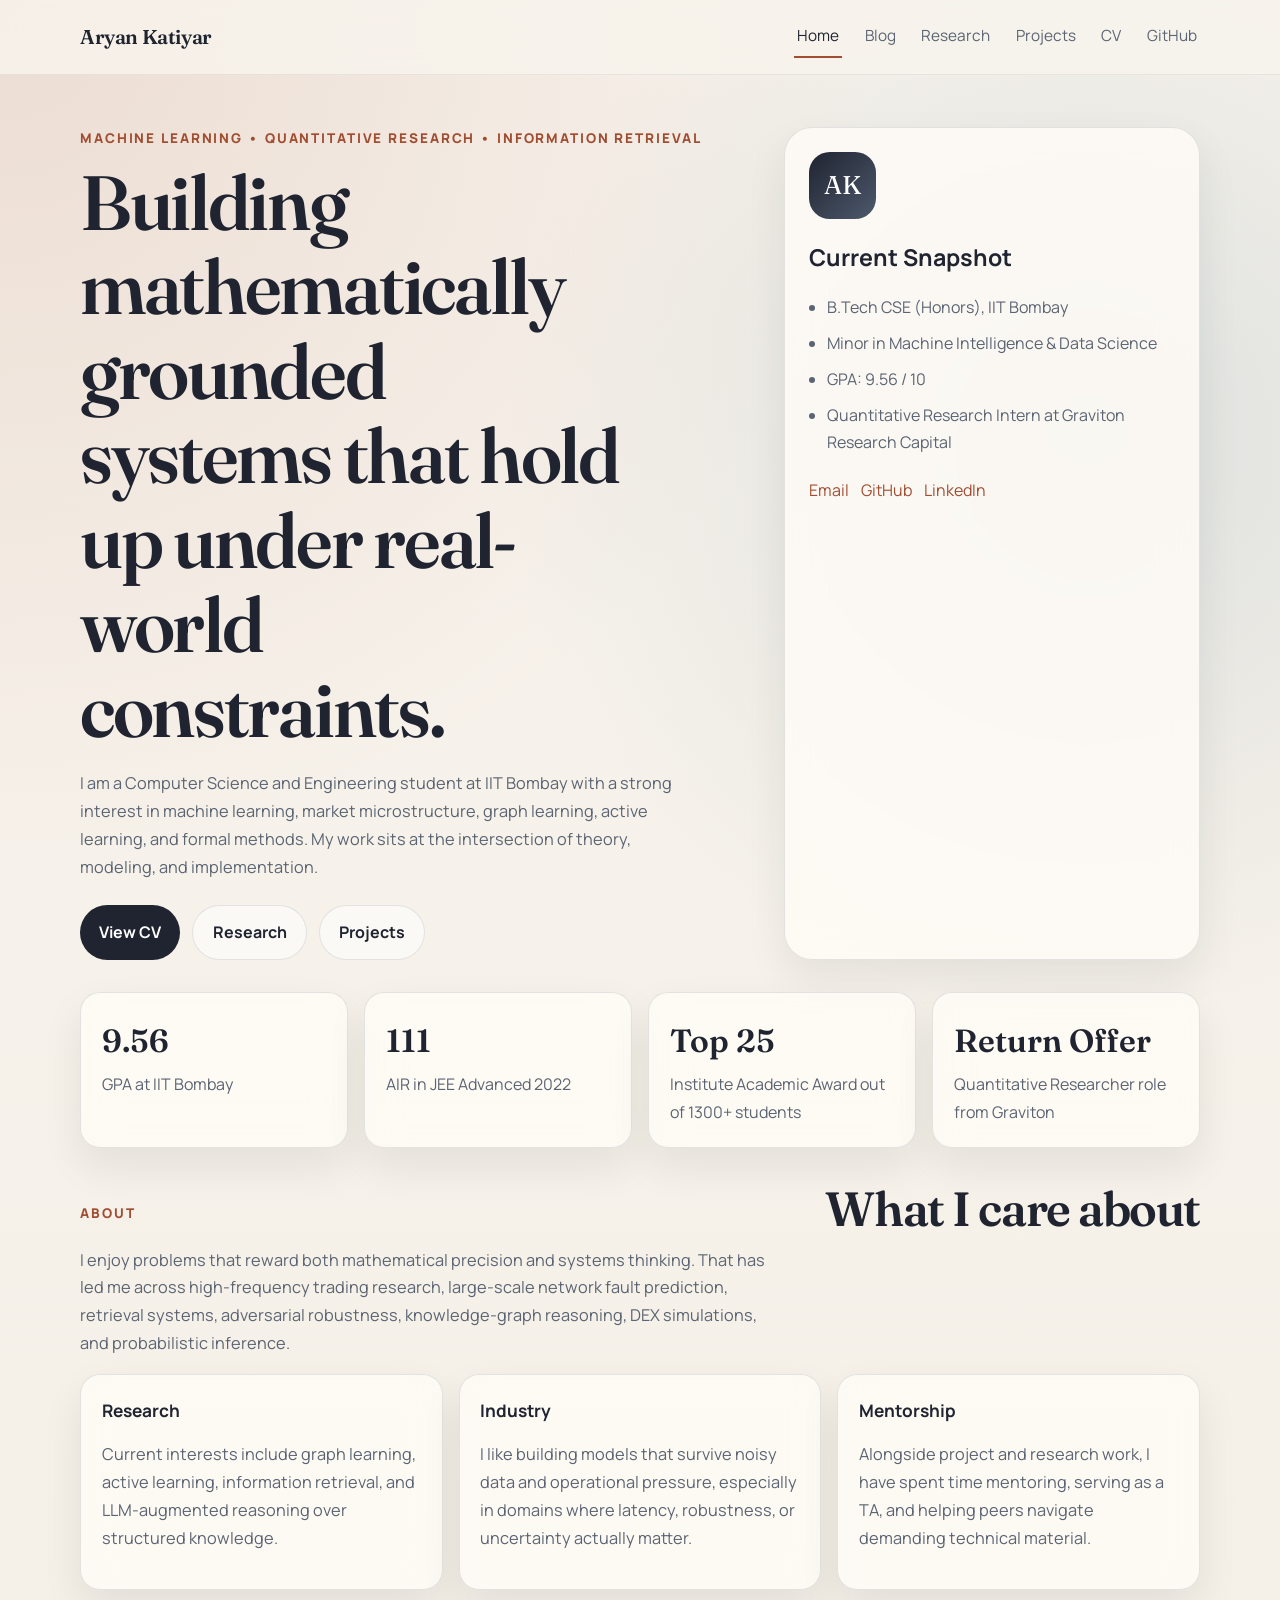
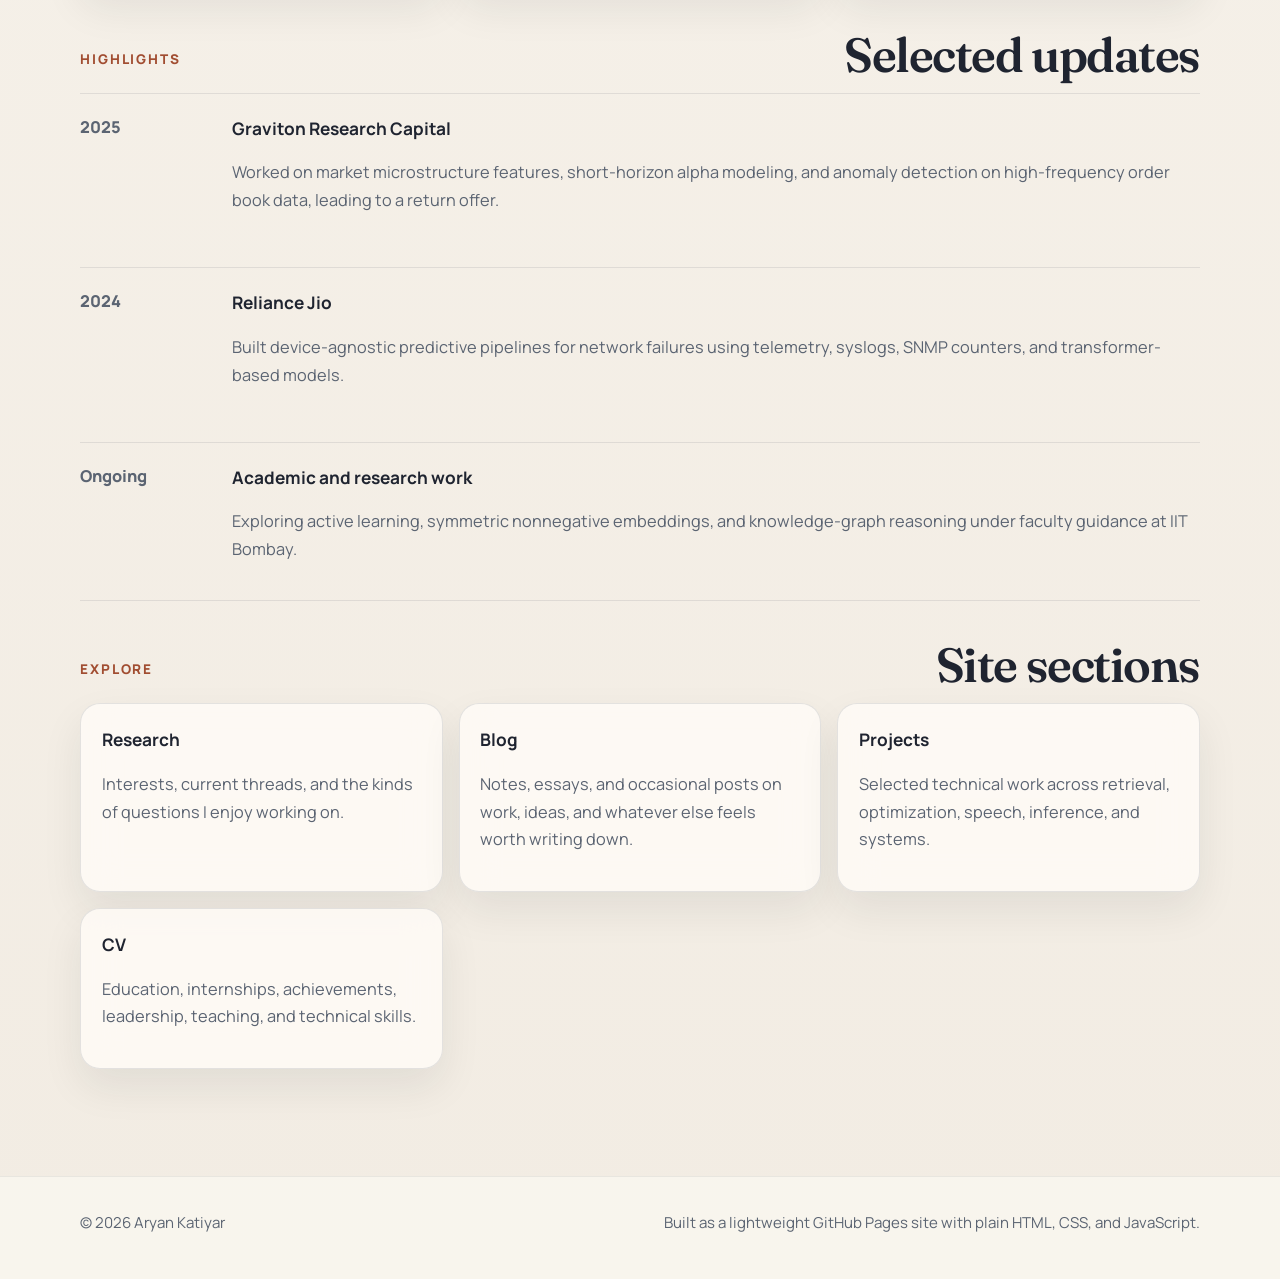
<file: index.html>
<!DOCTYPE html>
<html lang="en">
<head>
    <meta charset="UTF-8">
    <meta name="viewport" content="width=device-width, initial-scale=1.0">
    <meta name="description" content="Aryan Katiyar is a Computer Science student at IIT Bombay working across machine learning, quantitative research, information retrieval, and formal methods.">
    <title>Aryan Katiyar</title>
    <link rel="preconnect" href="https://fonts.googleapis.com">
    <link rel="preconnect" href="https://fonts.gstatic.com" crossorigin>
    <link href="https://fonts.googleapis.com/css2?family=Fraunces:opsz,wght@9..144,500;9..144,600;9..144,700&amp;family=Manrope:wght@400;500;600;700;800&amp;display=swap" rel="stylesheet">
    <link rel="stylesheet" href="styles.css">
</head>
<body>
    <header class="site-header">
        <div class="site-shell nav-inner">
            <a class="brand" href="index.html">Aryan Katiyar</a>
            <button class="nav-toggle" type="button" aria-expanded="false" aria-label="Toggle navigation">
                <span></span>
                <span></span>
            </button>
            <nav class="nav-links" aria-label="Primary">
                <a class="active" href="index.html">Home</a>
                <a href="blog.html">Blog</a>
                <a href="research.html">Research</a>
                <a href="projects.html">Projects</a>
                <a href="cv.html">CV</a>
                <a href="https://github.com/cesiumstaar">GitHub</a>
            </nav>
        </div>
    </header>

    <main class="page-main site-shell">
        <section class="hero" data-reveal>
            <div>
                <p class="eyebrow">Machine Learning • Quantitative Research • Information Retrieval</p>
                <h1 class="hero-title">Building mathematically grounded systems that hold up under real-world constraints.</h1>
                <p class="hero-copy">
                    I am a Computer Science and Engineering student at IIT Bombay with a strong interest in machine
                    learning, market microstructure, graph learning, active learning, and formal methods. My work sits
                    at the intersection of theory, modeling, and implementation.
                </p>
                <div class="hero-actions">
                    <a class="button" href="cv.html">View CV</a>
                    <a class="button secondary" href="research.html">Research</a>
                    <a class="button secondary" href="projects.html">Projects</a>
                </div>
            </div>

            <aside class="info-panel">
                <div class="monogram" aria-hidden="true">AK</div>
                <h2>Current Snapshot</h2>
                <ul class="detail-list">
                    <li>B.Tech CSE (Honors), IIT Bombay</li>
                    <li>Minor in Machine Intelligence &amp; Data Science</li>
                    <li>GPA: 9.56 / 10</li>
                    <li>Quantitative Research Intern at Graviton Research Capital</li>
                </ul>
                <div class="contact-cluster">
                    <a href="mailto:aryankatiyar.atwork@gmail.com">Email</a>
                    <a href="https://github.com/cesiumstaar">GitHub</a>
                    <a href="https://www.linkedin.com/in/katiyaryan">LinkedIn</a>
                </div>
            </aside>
        </section>

        <section class="stats-grid" data-reveal>
            <article class="stat-card">
                <p class="stat-value">9.56</p>
                <p class="stat-label">GPA at IIT Bombay</p>
            </article>
            <article class="stat-card">
                <p class="stat-value">111</p>
                <p class="stat-label">AIR in JEE Advanced 2022</p>
            </article>
            <article class="stat-card">
                <p class="stat-value">Top 25</p>
                <p class="stat-label">Institute Academic Award out of 1300+ students</p>
            </article>
            <article class="stat-card">
                <p class="stat-value">Return Offer</p>
                <p class="stat-label">Quantitative Researcher role from Graviton</p>
            </article>
        </section>

        <section class="section-block" data-reveal>
            <div class="section-heading">
                <p class="eyebrow">About</p>
                <h2>What I care about</h2>
            </div>
            <p class="section-copy">
                I enjoy problems that reward both mathematical precision and systems thinking. That has led me across
                high-frequency trading research, large-scale network fault prediction, retrieval systems, adversarial
                robustness, knowledge-graph reasoning, DEX simulations, and probabilistic inference.
            </p>
            <div class="feature-grid">
                <article class="spotlight-card">
                    <h3>Research</h3>
                    <p>
                        Current interests include graph learning, active learning, information retrieval, and
                        LLM-augmented reasoning over structured knowledge.
                    </p>
                </article>
                <article class="spotlight-card">
                    <h3>Industry</h3>
                    <p>
                        I like building models that survive noisy data and operational pressure, especially in domains
                        where latency, robustness, or uncertainty actually matter.
                    </p>
                </article>
                <article class="spotlight-card">
                    <h3>Mentorship</h3>
                    <p>
                        Alongside project and research work, I have spent time mentoring, serving as a TA, and helping
                        peers navigate demanding technical material.
                    </p>
                </article>
            </div>
        </section>

        <section class="section-block" data-reveal>
            <div class="section-heading">
                <p class="eyebrow">Highlights</p>
                <h2>Selected updates</h2>
            </div>
            <div class="timeline">
                <article class="timeline-item">
                    <p class="timeline-date">2025</p>
                    <div>
                        <h3>Graviton Research Capital</h3>
                        <p>
                            Worked on market microstructure features, short-horizon alpha modeling, and anomaly
                            detection on high-frequency order book data, leading to a return offer.
                        </p>
                    </div>
                </article>
                <article class="timeline-item">
                    <p class="timeline-date">2024</p>
                    <div>
                        <h3>Reliance Jio</h3>
                        <p>
                            Built device-agnostic predictive pipelines for network failures using telemetry, syslogs,
                            SNMP counters, and transformer-based models.
                        </p>
                    </div>
                </article>
                <article class="timeline-item">
                    <p class="timeline-date">Ongoing</p>
                    <div>
                        <h3>Academic and research work</h3>
                        <p>
                            Exploring active learning, symmetric nonnegative embeddings, and knowledge-graph reasoning
                            under faculty guidance at IIT Bombay.
                        </p>
                    </div>
                </article>
            </div>
        </section>

        <section class="section-block" data-reveal>
            <div class="section-heading">
                <p class="eyebrow">Explore</p>
                <h2>Site sections</h2>
            </div>
            <div class="feature-grid">
                <a class="spotlight-card link-card" href="research.html">
                    <h3>Research</h3>
                    <p>Interests, current threads, and the kinds of questions I enjoy working on.</p>
                </a>
                <a class="spotlight-card link-card" href="blog.html">
                    <h3>Blog</h3>
                    <p>Notes, essays, and occasional posts on work, ideas, and whatever else feels worth writing down.</p>
                </a>
                <a class="spotlight-card link-card" href="projects.html">
                    <h3>Projects</h3>
                    <p>Selected technical work across retrieval, optimization, speech, inference, and systems.</p>
                </a>
                <a class="spotlight-card link-card" href="cv.html">
                    <h3>CV</h3>
                    <p>Education, internships, achievements, leadership, teaching, and technical skills.</p>
                </a>
            </div>
        </section>
    </main>

    <footer class="site-footer">
        <div class="site-shell footer-inner">
            <p>© 2026 Aryan Katiyar</p>
            <p>Built as a lightweight GitHub Pages site with plain HTML, CSS, and JavaScript.</p>
        </div>
    </footer>

    <script src="script.js"></script>
</body>
</html>
</file>
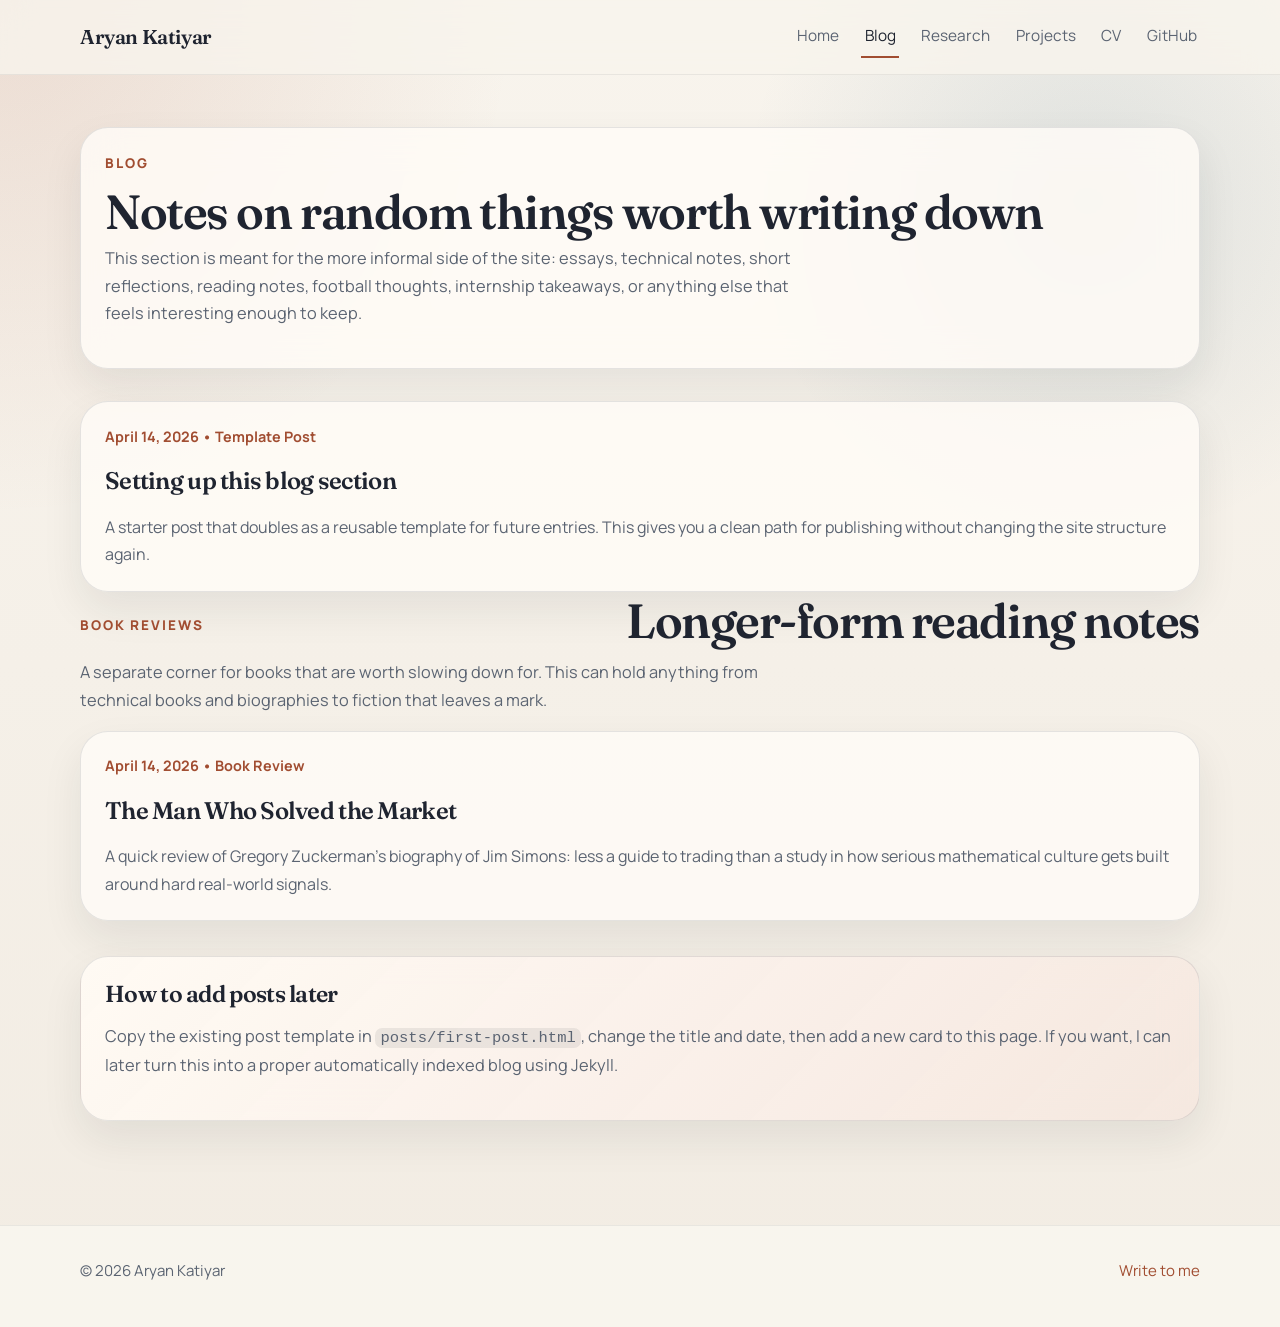
<file: blog.html>
<!DOCTYPE html>
<html lang="en">
<head>
    <meta charset="UTF-8">
    <meta name="viewport" content="width=device-width, initial-scale=1.0">
    <meta name="description" content="Blog posts and notes by Aryan Katiyar.">
    <title>Blog | Aryan Katiyar</title>
    <link rel="preconnect" href="https://fonts.googleapis.com">
    <link rel="preconnect" href="https://fonts.gstatic.com" crossorigin>
    <link href="https://fonts.googleapis.com/css2?family=Fraunces:opsz,wght@9..144,500;9..144,600;9..144,700&amp;family=Manrope:wght@400;500;600;700;800&amp;display=swap" rel="stylesheet">
    <link rel="stylesheet" href="styles.css">
</head>
<body>
    <header class="site-header">
        <div class="site-shell nav-inner">
            <a class="brand" href="index.html">Aryan Katiyar</a>
            <button class="nav-toggle" type="button" aria-expanded="false" aria-label="Toggle navigation">
                <span></span>
                <span></span>
            </button>
            <nav class="nav-links" aria-label="Primary">
                <a href="index.html">Home</a>
                <a class="active" href="blog.html">Blog</a>
                <a href="research.html">Research</a>
                <a href="projects.html">Projects</a>
                <a href="cv.html">CV</a>
                <a href="https://github.com/cesiumstaar">GitHub</a>
            </nav>
        </div>
    </header>

    <main class="page-main site-shell">
        <section class="page-banner" data-reveal>
            <p class="eyebrow">Blog</p>
            <h1>Notes on random things worth writing down</h1>
            <p class="section-copy">
                This section is meant for the more informal side of the site: essays, technical notes, short reflections,
                reading notes, football thoughts, internship takeaways, or anything else that feels interesting enough
                to keep.
            </p>
        </section>

        <section class="blog-list" data-reveal>
            <a class="post-card" href="posts/first-post.html">
                <p class="post-meta">April 14, 2026 • Template Post</p>
                <h2>Setting up this blog section</h2>
                <p class="post-excerpt">
                    A starter post that doubles as a reusable template for future entries. This gives you a clean path
                    for publishing without changing the site structure again.
                </p>
            </a>
        </section>

        <section class="section-block" data-reveal>
            <div class="section-heading">
                <p class="eyebrow">Book Reviews</p>
                <h2>Longer-form reading notes</h2>
            </div>
            <p class="section-copy">
                A separate corner for books that are worth slowing down for. This can hold anything from technical books
                and biographies to fiction that leaves a mark.
            </p>
            <div class="blog-list">
                <a class="post-card" href="posts/book-review-the-man-who-solved-the-market.html">
                    <p class="post-meta">April 14, 2026 • Book Review</p>
                    <h2>The Man Who Solved the Market</h2>
                    <p class="post-excerpt">
                        A quick review of Gregory Zuckerman’s biography of Jim Simons: less a guide to trading than a
                        study in how serious mathematical culture gets built around hard real-world signals.
                    </p>
                </a>
            </div>
        </section>

        <section class="callout" data-reveal>
            <h2>How to add posts later</h2>
            <p>
                Copy the existing post template in <span class="inline-code">posts/first-post.html</span>, change the
                title and date, then add a new card to this page. If you want, I can later turn this into a proper
                automatically indexed blog using Jekyll.
            </p>
        </section>
    </main>

    <footer class="site-footer">
        <div class="site-shell footer-inner">
            <p>© 2026 Aryan Katiyar</p>
            <p><a href="mailto:aryankatiyar.atwork@gmail.com">Write to me</a></p>
        </div>
    </footer>

    <script src="script.js"></script>
</body>
</html>
</file>
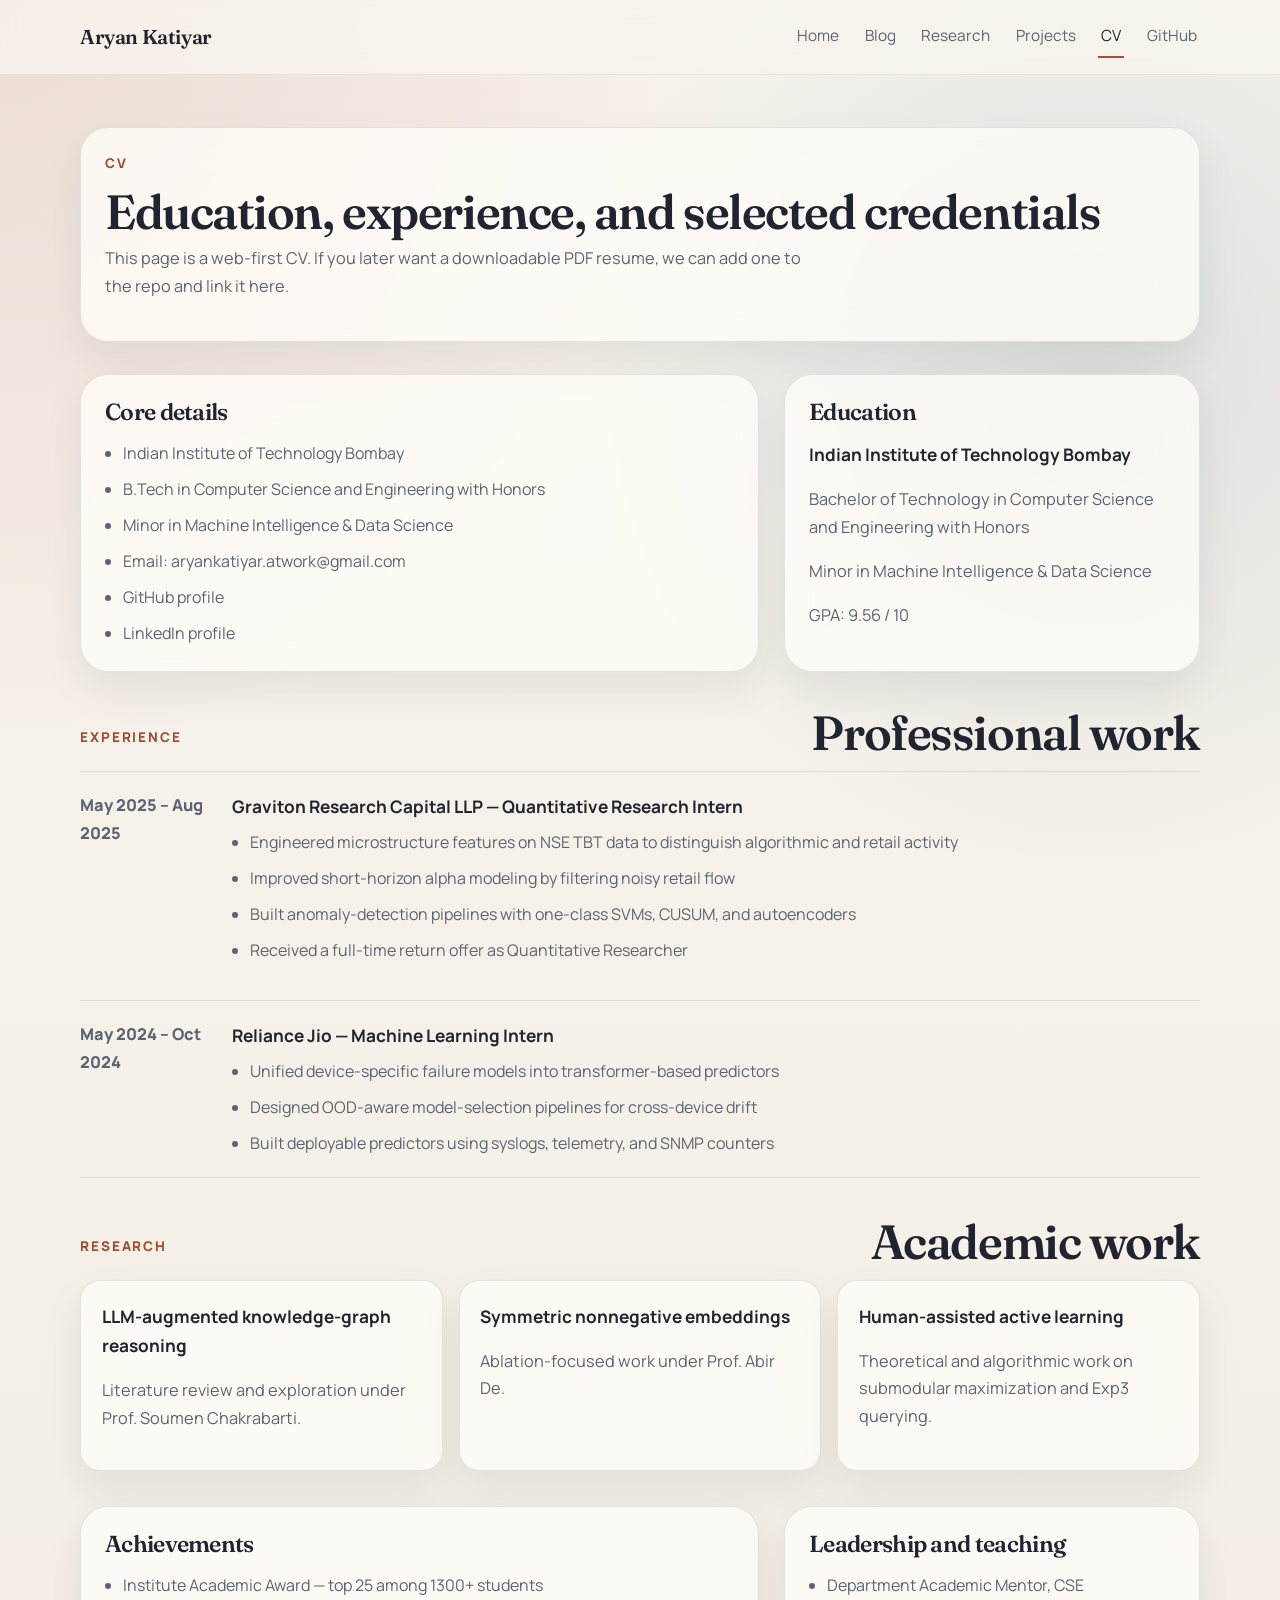
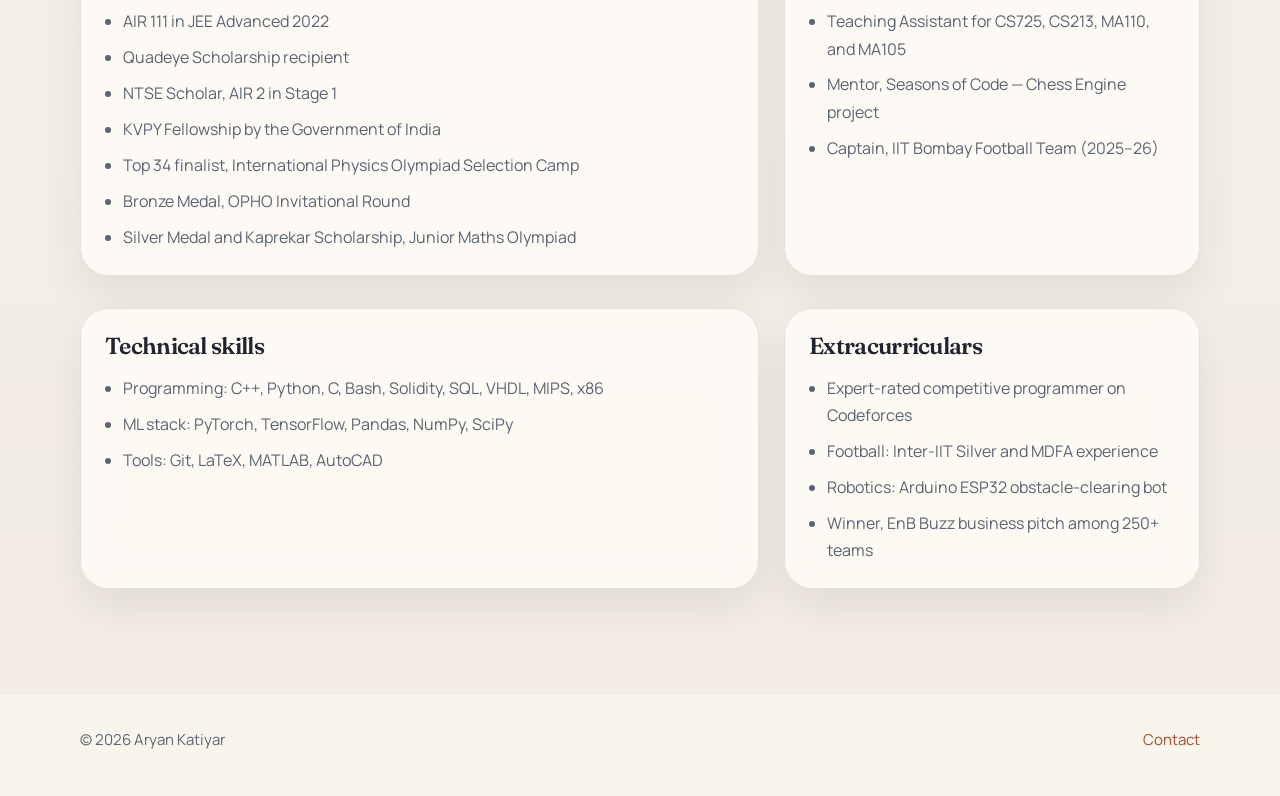
<file: cv.html>
<!DOCTYPE html>
<html lang="en">
<head>
    <meta charset="UTF-8">
    <meta name="viewport" content="width=device-width, initial-scale=1.0">
    <meta name="description" content="Curriculum vitae of Aryan Katiyar.">
    <title>CV | Aryan Katiyar</title>
    <link rel="preconnect" href="https://fonts.googleapis.com">
    <link rel="preconnect" href="https://fonts.gstatic.com" crossorigin>
    <link href="https://fonts.googleapis.com/css2?family=Fraunces:opsz,wght@9..144,500;9..144,600;9..144,700&amp;family=Manrope:wght@400;500;600;700;800&amp;display=swap" rel="stylesheet">
    <link rel="stylesheet" href="styles.css">
</head>
<body>
    <header class="site-header">
        <div class="site-shell nav-inner">
            <a class="brand" href="index.html">Aryan Katiyar</a>
            <button class="nav-toggle" type="button" aria-expanded="false" aria-label="Toggle navigation">
                <span></span>
                <span></span>
            </button>
            <nav class="nav-links" aria-label="Primary">
                <a href="index.html">Home</a>
                <a href="blog.html">Blog</a>
                <a href="research.html">Research</a>
                <a href="projects.html">Projects</a>
                <a class="active" href="cv.html">CV</a>
                <a href="https://github.com/cesiumstaar">GitHub</a>
            </nav>
        </div>
    </header>

    <main class="page-main site-shell">
        <section class="page-banner" data-reveal>
            <p class="eyebrow">CV</p>
            <h1>Education, experience, and selected credentials</h1>
            <p class="section-copy">
                This page is a web-first CV. If you later want a downloadable PDF resume, we can add one to the repo
                and link it here.
            </p>
        </section>

        <section class="content-grid" data-reveal>
            <aside class="article-card sidebar-card">
                <h2>Core details</h2>
                <ul class="detail-list">
                    <li>Indian Institute of Technology Bombay</li>
                    <li>B.Tech in Computer Science and Engineering with Honors</li>
                    <li>Minor in Machine Intelligence &amp; Data Science</li>
                    <li>Email: aryankatiyar.atwork@gmail.com</li>
                    <li><a href="https://github.com/cesiumstaar">GitHub profile</a></li>
                    <li><a href="https://www.linkedin.com/in/katiyaryan">LinkedIn profile</a></li>
                </ul>
            </aside>

            <article class="article-card">
                <h2>Education</h2>
                <div class="stack-list">
                    <div>
                        <h3>Indian Institute of Technology Bombay</h3>
                        <p>Bachelor of Technology in Computer Science and Engineering with Honors</p>
                        <p>Minor in Machine Intelligence &amp; Data Science</p>
                        <p>GPA: 9.56 / 10</p>
                    </div>
                </div>
            </article>
        </section>

        <section class="section-block" data-reveal>
            <div class="section-heading">
                <p class="eyebrow">Experience</p>
                <h2>Professional work</h2>
            </div>
            <div class="timeline">
                <article class="timeline-item">
                    <p class="timeline-date">May 2025 – Aug 2025</p>
                    <div>
                        <h3>Graviton Research Capital LLP — Quantitative Research Intern</h3>
                        <ul class="detail-list">
                            <li>Engineered microstructure features on NSE TBT data to distinguish algorithmic and retail activity</li>
                            <li>Improved short-horizon alpha modeling by filtering noisy retail flow</li>
                            <li>Built anomaly-detection pipelines with one-class SVMs, CUSUM, and autoencoders</li>
                            <li>Received a full-time return offer as Quantitative Researcher</li>
                        </ul>
                    </div>
                </article>
                <article class="timeline-item">
                    <p class="timeline-date">May 2024 – Oct 2024</p>
                    <div>
                        <h3>Reliance Jio — Machine Learning Intern</h3>
                        <ul class="detail-list">
                            <li>Unified device-specific failure models into transformer-based predictors</li>
                            <li>Designed OOD-aware model-selection pipelines for cross-device drift</li>
                            <li>Built deployable predictors using syslogs, telemetry, and SNMP counters</li>
                        </ul>
                    </div>
                </article>
            </div>
        </section>

        <section class="section-block" data-reveal>
            <div class="section-heading">
                <p class="eyebrow">Research</p>
                <h2>Academic work</h2>
            </div>
            <div class="feature-grid">
                <article class="spotlight-card">
                    <h3>LLM-augmented knowledge-graph reasoning</h3>
                    <p>Literature review and exploration under Prof. Soumen Chakrabarti.</p>
                </article>
                <article class="spotlight-card">
                    <h3>Symmetric nonnegative embeddings</h3>
                    <p>Ablation-focused work under Prof. Abir De.</p>
                </article>
                <article class="spotlight-card">
                    <h3>Human-assisted active learning</h3>
                    <p>Theoretical and algorithmic work on submodular maximization and Exp3 querying.</p>
                </article>
            </div>
        </section>

        <section class="content-grid" data-reveal>
            <article class="article-card">
                <h2>Achievements</h2>
                <ul class="detail-list">
                    <li>Institute Academic Award — top 25 among 1300+ students</li>
                    <li>AIR 111 in JEE Advanced 2022</li>
                    <li>Quadeye Scholarship recipient</li>
                    <li>NTSE Scholar, AIR 2 in Stage 1</li>
                    <li>KVPY Fellowship by the Government of India</li>
                    <li>Top 34 finalist, International Physics Olympiad Selection Camp</li>
                    <li>Bronze Medal, OPHO Invitational Round</li>
                    <li>Silver Medal and Kaprekar Scholarship, Junior Maths Olympiad</li>
                </ul>
            </article>

            <article class="article-card">
                <h2>Leadership and teaching</h2>
                <ul class="detail-list">
                    <li>Department Academic Mentor, CSE</li>
                    <li>Teaching Assistant for CS725, CS213, MA110, and MA105</li>
                    <li>Mentor, Seasons of Code — Chess Engine project</li>
                    <li>Captain, IIT Bombay Football Team (2025–26)</li>
                </ul>
            </article>
        </section>

        <section class="content-grid" data-reveal>
            <article class="article-card">
                <h2>Technical skills</h2>
                <ul class="detail-list">
                    <li>Programming: C++, Python, C, Bash, Solidity, SQL, VHDL, MIPS, x86</li>
                    <li>ML stack: PyTorch, TensorFlow, Pandas, NumPy, SciPy</li>
                    <li>Tools: Git, LaTeX, MATLAB, AutoCAD</li>
                </ul>
            </article>

            <article class="article-card">
                <h2>Extracurriculars</h2>
                <ul class="detail-list">
                    <li>Expert-rated competitive programmer on Codeforces</li>
                    <li>Football: Inter-IIT Silver and MDFA experience</li>
                    <li>Robotics: Arduino ESP32 obstacle-clearing bot</li>
                    <li>Winner, EnB Buzz business pitch among 250+ teams</li>
                </ul>
            </article>
        </section>
    </main>

    <footer class="site-footer">
        <div class="site-shell footer-inner">
            <p>© 2026 Aryan Katiyar</p>
            <p><a href="mailto:aryankatiyar.atwork@gmail.com">Contact</a></p>
        </div>
    </footer>

    <script src="script.js"></script>
</body>
</html>
</file>
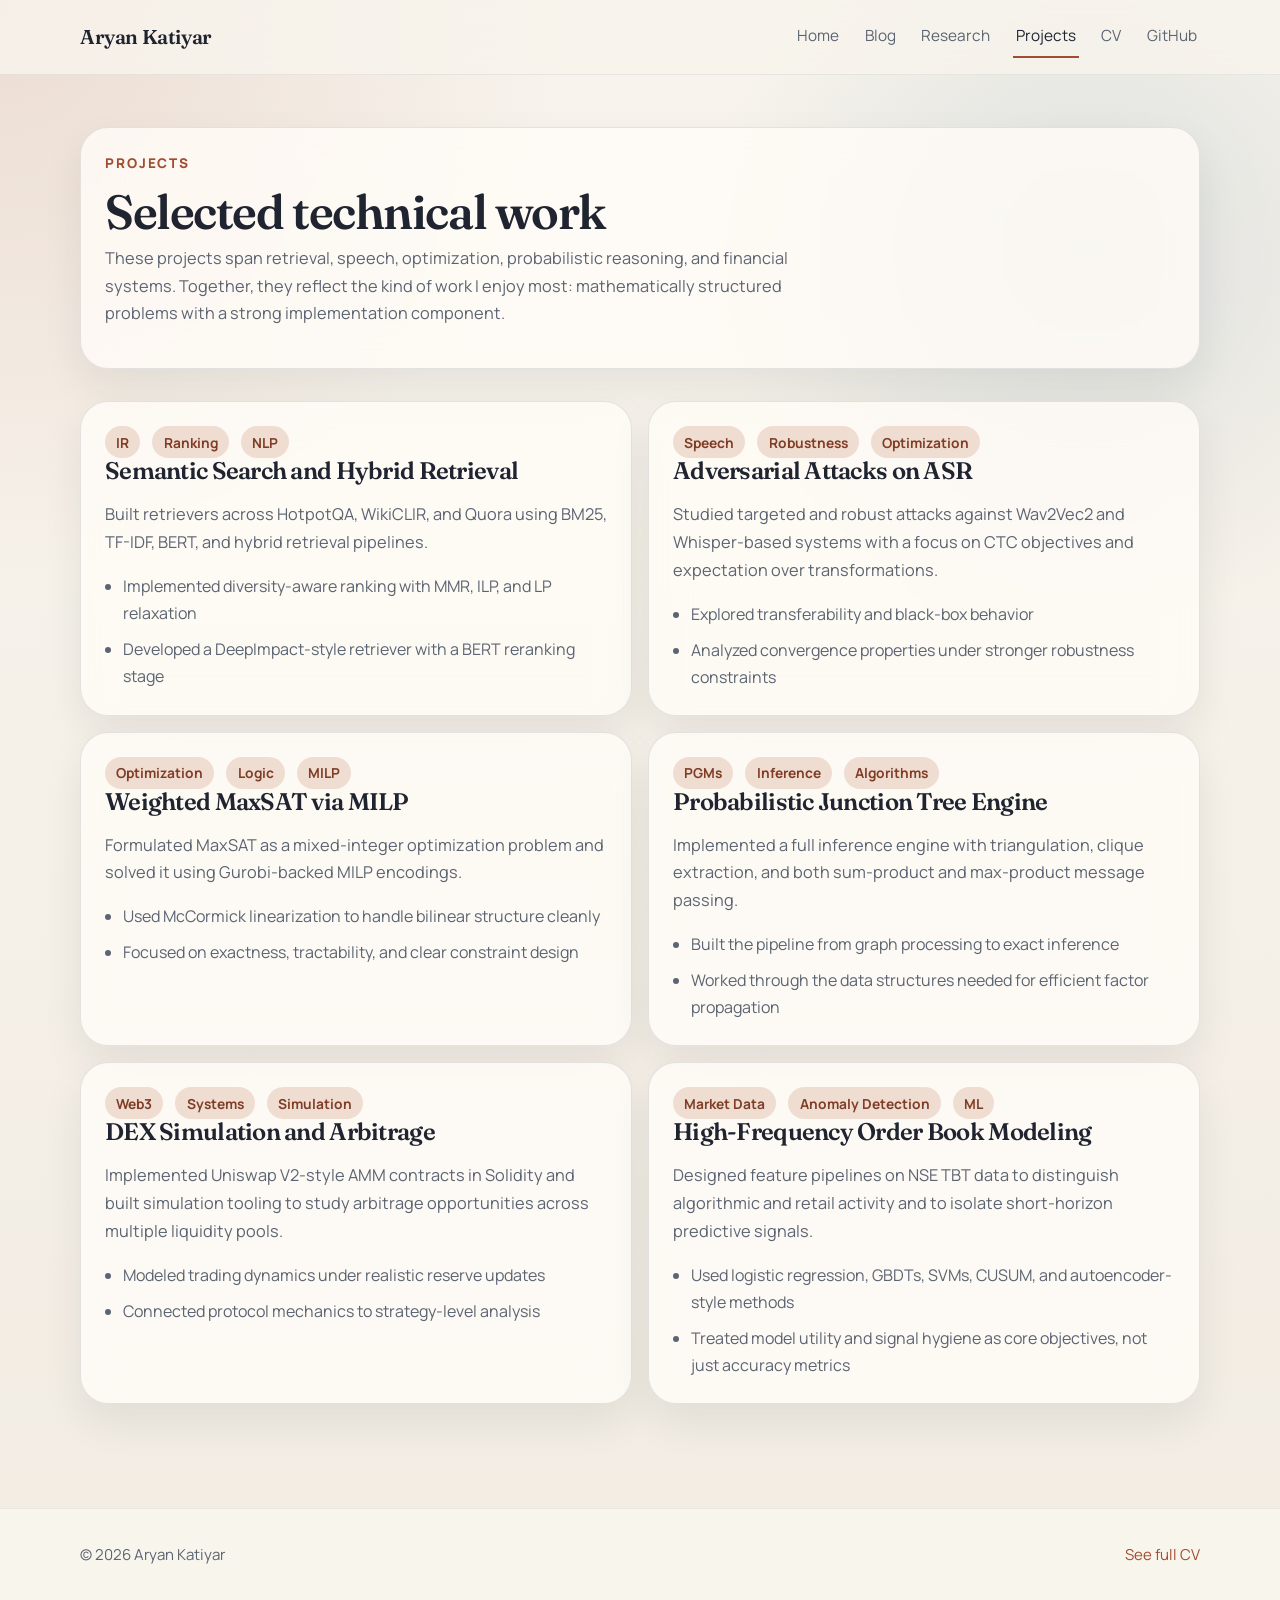
<file: projects.html>
<!DOCTYPE html>
<html lang="en">
<head>
    <meta charset="UTF-8">
    <meta name="viewport" content="width=device-width, initial-scale=1.0">
    <meta name="description" content="Selected technical projects by Aryan Katiyar.">
    <title>Projects | Aryan Katiyar</title>
    <link rel="preconnect" href="https://fonts.googleapis.com">
    <link rel="preconnect" href="https://fonts.gstatic.com" crossorigin>
    <link href="https://fonts.googleapis.com/css2?family=Fraunces:opsz,wght@9..144,500;9..144,600;9..144,700&amp;family=Manrope:wght@400;500;600;700;800&amp;display=swap" rel="stylesheet">
    <link rel="stylesheet" href="styles.css">
</head>
<body>
    <header class="site-header">
        <div class="site-shell nav-inner">
            <a class="brand" href="index.html">Aryan Katiyar</a>
            <button class="nav-toggle" type="button" aria-expanded="false" aria-label="Toggle navigation">
                <span></span>
                <span></span>
            </button>
            <nav class="nav-links" aria-label="Primary">
                <a href="index.html">Home</a>
                <a href="blog.html">Blog</a>
                <a href="research.html">Research</a>
                <a class="active" href="projects.html">Projects</a>
                <a href="cv.html">CV</a>
                <a href="https://github.com/cesiumstaar">GitHub</a>
            </nav>
        </div>
    </header>

    <main class="page-main site-shell">
        <section class="page-banner" data-reveal>
            <p class="eyebrow">Projects</p>
            <h1>Selected technical work</h1>
            <p class="section-copy">
                These projects span retrieval, speech, optimization, probabilistic reasoning, and financial systems.
                Together, they reflect the kind of work I enjoy most: mathematically structured problems with a strong
                implementation component.
            </p>
        </section>

        <section class="project-grid" data-reveal>
            <article class="project-card">
                <div class="chip-list">
                    <span>IR</span>
                    <span>Ranking</span>
                    <span>NLP</span>
                </div>
                <h2>Semantic Search and Hybrid Retrieval</h2>
                <p>
                    Built retrievers across HotpotQA, WikiCLIR, and Quora using BM25, TF-IDF, BERT, and hybrid
                    retrieval pipelines.
                </p>
                <ul class="detail-list">
                    <li>Implemented diversity-aware ranking with MMR, ILP, and LP relaxation</li>
                    <li>Developed a DeepImpact-style retriever with a BERT reranking stage</li>
                </ul>
            </article>

            <article class="project-card">
                <div class="chip-list">
                    <span>Speech</span>
                    <span>Robustness</span>
                    <span>Optimization</span>
                </div>
                <h2>Adversarial Attacks on ASR</h2>
                <p>
                    Studied targeted and robust attacks against Wav2Vec2 and Whisper-based systems with a focus on CTC
                    objectives and expectation over transformations.
                </p>
                <ul class="detail-list">
                    <li>Explored transferability and black-box behavior</li>
                    <li>Analyzed convergence properties under stronger robustness constraints</li>
                </ul>
            </article>

            <article class="project-card">
                <div class="chip-list">
                    <span>Optimization</span>
                    <span>Logic</span>
                    <span>MILP</span>
                </div>
                <h2>Weighted MaxSAT via MILP</h2>
                <p>
                    Formulated MaxSAT as a mixed-integer optimization problem and solved it using Gurobi-backed MILP
                    encodings.
                </p>
                <ul class="detail-list">
                    <li>Used McCormick linearization to handle bilinear structure cleanly</li>
                    <li>Focused on exactness, tractability, and clear constraint design</li>
                </ul>
            </article>

            <article class="project-card">
                <div class="chip-list">
                    <span>PGMs</span>
                    <span>Inference</span>
                    <span>Algorithms</span>
                </div>
                <h2>Probabilistic Junction Tree Engine</h2>
                <p>
                    Implemented a full inference engine with triangulation, clique extraction, and both sum-product
                    and max-product message passing.
                </p>
                <ul class="detail-list">
                    <li>Built the pipeline from graph processing to exact inference</li>
                    <li>Worked through the data structures needed for efficient factor propagation</li>
                </ul>
            </article>

            <article class="project-card">
                <div class="chip-list">
                    <span>Web3</span>
                    <span>Systems</span>
                    <span>Simulation</span>
                </div>
                <h2>DEX Simulation and Arbitrage</h2>
                <p>
                    Implemented Uniswap V2-style AMM contracts in Solidity and built simulation tooling to study
                    arbitrage opportunities across multiple liquidity pools.
                </p>
                <ul class="detail-list">
                    <li>Modeled trading dynamics under realistic reserve updates</li>
                    <li>Connected protocol mechanics to strategy-level analysis</li>
                </ul>
            </article>

            <article class="project-card">
                <div class="chip-list">
                    <span>Market Data</span>
                    <span>Anomaly Detection</span>
                    <span>ML</span>
                </div>
                <h2>High-Frequency Order Book Modeling</h2>
                <p>
                    Designed feature pipelines on NSE TBT data to distinguish algorithmic and retail activity and to
                    isolate short-horizon predictive signals.
                </p>
                <ul class="detail-list">
                    <li>Used logistic regression, GBDTs, SVMs, CUSUM, and autoencoder-style methods</li>
                    <li>Treated model utility and signal hygiene as core objectives, not just accuracy metrics</li>
                </ul>
            </article>
        </section>
    </main>

    <footer class="site-footer">
        <div class="site-shell footer-inner">
            <p>© 2026 Aryan Katiyar</p>
            <p><a href="cv.html">See full CV</a></p>
        </div>
    </footer>

    <script src="script.js"></script>
</body>
</html>
</file>
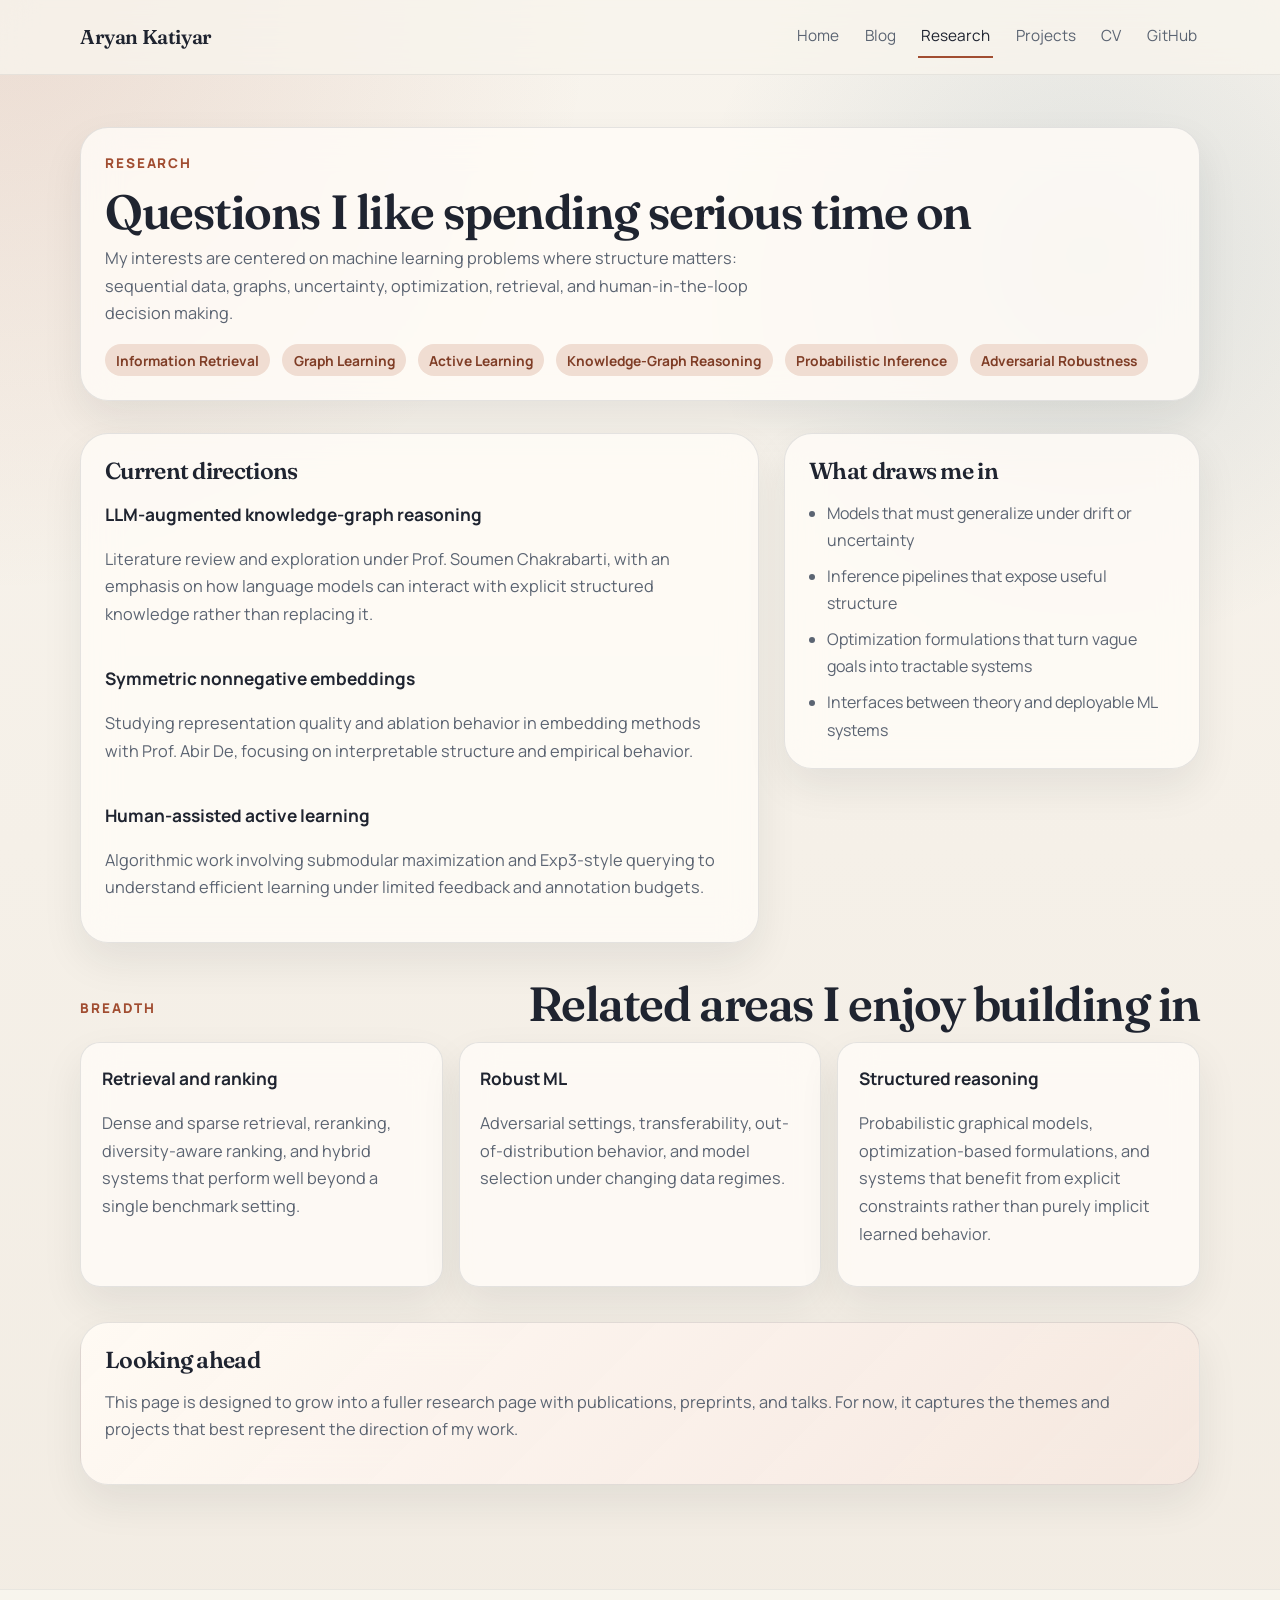
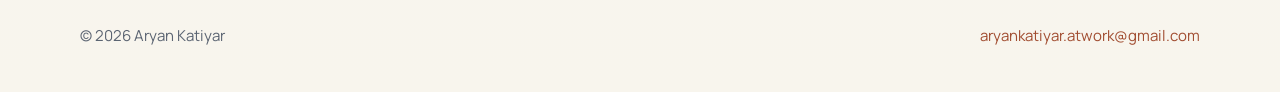
<file: research.html>
<!DOCTYPE html>
<html lang="en">
<head>
    <meta charset="UTF-8">
    <meta name="viewport" content="width=device-width, initial-scale=1.0">
    <meta name="description" content="Research interests and current work of Aryan Katiyar.">
    <title>Research | Aryan Katiyar</title>
    <link rel="preconnect" href="https://fonts.googleapis.com">
    <link rel="preconnect" href="https://fonts.gstatic.com" crossorigin>
    <link href="https://fonts.googleapis.com/css2?family=Fraunces:opsz,wght@9..144,500;9..144,600;9..144,700&amp;family=Manrope:wght@400;500;600;700;800&amp;display=swap" rel="stylesheet">
    <link rel="stylesheet" href="styles.css">
</head>
<body>
    <header class="site-header">
        <div class="site-shell nav-inner">
            <a class="brand" href="index.html">Aryan Katiyar</a>
            <button class="nav-toggle" type="button" aria-expanded="false" aria-label="Toggle navigation">
                <span></span>
                <span></span>
            </button>
            <nav class="nav-links" aria-label="Primary">
                <a href="index.html">Home</a>
                <a href="blog.html">Blog</a>
                <a class="active" href="research.html">Research</a>
                <a href="projects.html">Projects</a>
                <a href="cv.html">CV</a>
                <a href="https://github.com/cesiumstaar">GitHub</a>
            </nav>
        </div>
    </header>

    <main class="page-main site-shell">
        <section class="page-banner" data-reveal>
            <p class="eyebrow">Research</p>
            <h1>Questions I like spending serious time on</h1>
            <p class="section-copy">
                My interests are centered on machine learning problems where structure matters: sequential data,
                graphs, uncertainty, optimization, retrieval, and human-in-the-loop decision making.
            </p>
            <div class="chip-list">
                <span>Information Retrieval</span>
                <span>Graph Learning</span>
                <span>Active Learning</span>
                <span>Knowledge-Graph Reasoning</span>
                <span>Probabilistic Inference</span>
                <span>Adversarial Robustness</span>
            </div>
        </section>

        <section class="content-grid" data-reveal>
            <article class="article-card">
                <h2>Current directions</h2>
                <div class="stack-list">
                    <div>
                        <h3>LLM-augmented knowledge-graph reasoning</h3>
                        <p>
                            Literature review and exploration under Prof. Soumen Chakrabarti, with an emphasis on how
                            language models can interact with explicit structured knowledge rather than replacing it.
                        </p>
                    </div>
                    <div>
                        <h3>Symmetric nonnegative embeddings</h3>
                        <p>
                            Studying representation quality and ablation behavior in embedding methods with Prof. Abir
                            De, focusing on interpretable structure and empirical behavior.
                        </p>
                    </div>
                    <div>
                        <h3>Human-assisted active learning</h3>
                        <p>
                            Algorithmic work involving submodular maximization and Exp3-style querying to understand
                            efficient learning under limited feedback and annotation budgets.
                        </p>
                    </div>
                </div>
            </article>

            <aside class="article-card sidebar-card">
                <h2>What draws me in</h2>
                <ul class="detail-list">
                    <li>Models that must generalize under drift or uncertainty</li>
                    <li>Inference pipelines that expose useful structure</li>
                    <li>Optimization formulations that turn vague goals into tractable systems</li>
                    <li>Interfaces between theory and deployable ML systems</li>
                </ul>
            </aside>
        </section>

        <section class="section-block" data-reveal>
            <div class="section-heading">
                <p class="eyebrow">Breadth</p>
                <h2>Related areas I enjoy building in</h2>
            </div>
            <div class="feature-grid">
                <article class="spotlight-card">
                    <h3>Retrieval and ranking</h3>
                    <p>
                        Dense and sparse retrieval, reranking, diversity-aware ranking, and hybrid systems that perform
                        well beyond a single benchmark setting.
                    </p>
                </article>
                <article class="spotlight-card">
                    <h3>Robust ML</h3>
                    <p>
                        Adversarial settings, transferability, out-of-distribution behavior, and model selection under
                        changing data regimes.
                    </p>
                </article>
                <article class="spotlight-card">
                    <h3>Structured reasoning</h3>
                    <p>
                        Probabilistic graphical models, optimization-based formulations, and systems that benefit from
                        explicit constraints rather than purely implicit learned behavior.
                    </p>
                </article>
            </div>
        </section>

        <section class="callout" data-reveal>
            <h2>Looking ahead</h2>
            <p>
                This page is designed to grow into a fuller research page with publications, preprints, and talks.
                For now, it captures the themes and projects that best represent the direction of my work.
            </p>
        </section>
    </main>

    <footer class="site-footer">
        <div class="site-shell footer-inner">
            <p>© 2026 Aryan Katiyar</p>
            <p><a href="mailto:aryankatiyar.atwork@gmail.com">aryankatiyar.atwork@gmail.com</a></p>
        </div>
    </footer>

    <script src="script.js"></script>
</body>
</html>
</file>
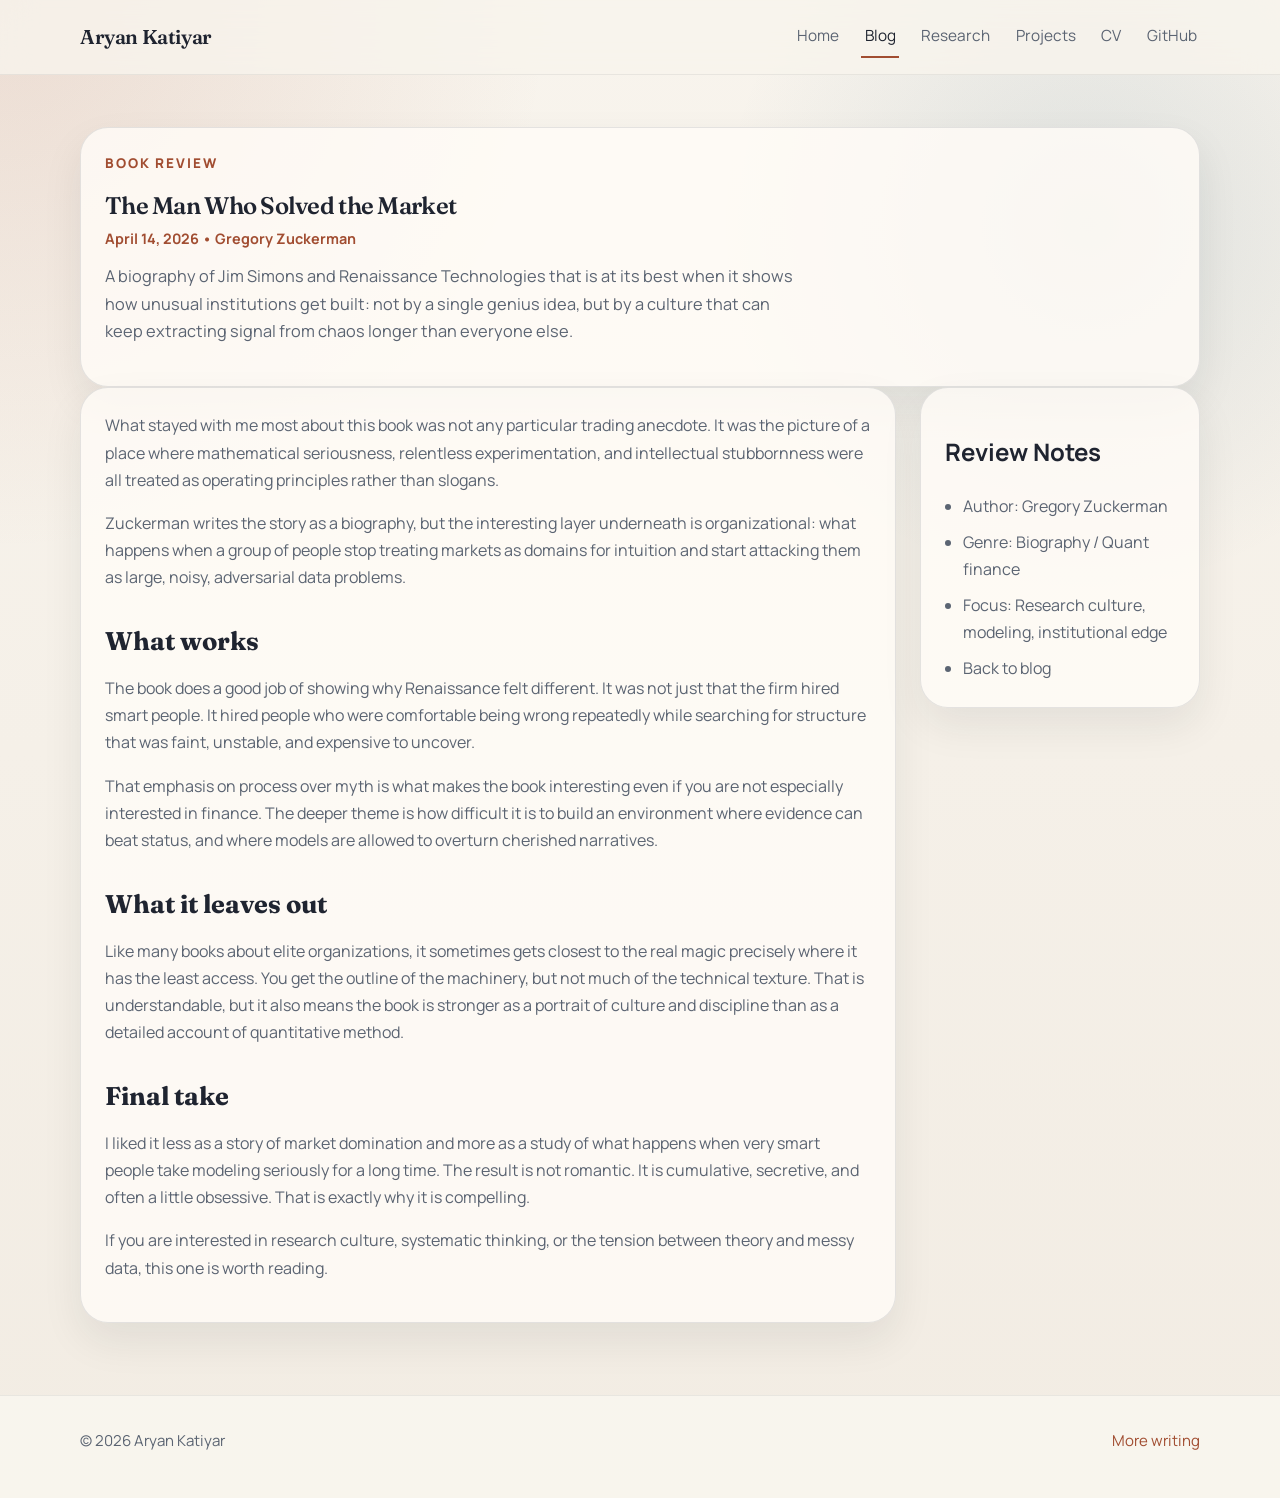
<file: posts/book-review-the-man-who-solved-the-market.html>
<!DOCTYPE html>
<html lang="en">
<head>
    <meta charset="UTF-8">
    <meta name="viewport" content="width=device-width, initial-scale=1.0">
    <meta name="description" content="A book review of The Man Who Solved the Market by Gregory Zuckerman.">
    <title>Book Review: The Man Who Solved the Market | Aryan Katiyar</title>
    <link rel="preconnect" href="https://fonts.googleapis.com">
    <link rel="preconnect" href="https://fonts.gstatic.com" crossorigin>
    <link href="https://fonts.googleapis.com/css2?family=Fraunces:opsz,wght@9..144,500;9..144,600;9..144,700&amp;family=Manrope:wght@400;500;600;700;800&amp;display=swap" rel="stylesheet">
    <link rel="stylesheet" href="../styles.css">
</head>
<body>
    <header class="site-header">
        <div class="site-shell nav-inner">
            <a class="brand" href="../index.html">Aryan Katiyar</a>
            <button class="nav-toggle" type="button" aria-expanded="false" aria-label="Toggle navigation">
                <span></span>
                <span></span>
            </button>
            <nav class="nav-links" aria-label="Primary">
                <a href="../index.html">Home</a>
                <a class="active" href="../blog.html">Blog</a>
                <a href="../research.html">Research</a>
                <a href="../projects.html">Projects</a>
                <a href="../cv.html">CV</a>
                <a href="https://github.com/cesiumstaar">GitHub</a>
            </nav>
        </div>
    </header>

    <main class="page-main site-shell">
        <section class="post-header" data-reveal>
            <p class="eyebrow">Book Review</p>
            <h1>The Man Who Solved the Market</h1>
            <p class="post-meta">April 14, 2026 • Gregory Zuckerman</p>
            <p class="section-copy">
                A biography of Jim Simons and Renaissance Technologies that is at its best when it shows how unusual
                institutions get built: not by a single genius idea, but by a culture that can keep extracting signal
                from chaos longer than everyone else.
            </p>
        </section>

        <section class="post-layout" data-reveal>
            <article class="post-body">
                <p>
                    What stayed with me most about this book was not any particular trading anecdote. It was the picture
                    of a place where mathematical seriousness, relentless experimentation, and intellectual stubbornness
                    were all treated as operating principles rather than slogans.
                </p>
                <p>
                    Zuckerman writes the story as a biography, but the interesting layer underneath is organizational:
                    what happens when a group of people stop treating markets as domains for intuition and start
                    attacking them as large, noisy, adversarial data problems.
                </p>

                <h2>What works</h2>
                <p>
                    The book does a good job of showing why Renaissance felt different. It was not just that the firm
                    hired smart people. It hired people who were comfortable being wrong repeatedly while searching for
                    structure that was faint, unstable, and expensive to uncover.
                </p>
                <p>
                    That emphasis on process over myth is what makes the book interesting even if you are not especially
                    interested in finance. The deeper theme is how difficult it is to build an environment where
                    evidence can beat status, and where models are allowed to overturn cherished narratives.
                </p>

                <h2>What it leaves out</h2>
                <p>
                    Like many books about elite organizations, it sometimes gets closest to the real magic precisely
                    where it has the least access. You get the outline of the machinery, but not much of the technical
                    texture. That is understandable, but it also means the book is stronger as a portrait of culture
                    and discipline than as a detailed account of quantitative method.
                </p>

                <h2>Final take</h2>
                <p>
                    I liked it less as a story of market domination and more as a study of what happens when very smart
                    people take modeling seriously for a long time. The result is not romantic. It is cumulative,
                    secretive, and often a little obsessive. That is exactly why it is compelling.
                </p>
                <p>
                    If you are interested in research culture, systematic thinking, or the tension between theory and
                    messy data, this one is worth reading.
                </p>
            </article>

            <aside class="post-sidebar">
                <h2>Review Notes</h2>
                <ul class="detail-list">
                    <li>Author: Gregory Zuckerman</li>
                    <li>Genre: Biography / Quant finance</li>
                    <li>Focus: Research culture, modeling, institutional edge</li>
                    <li><a href="../blog.html">Back to blog</a></li>
                </ul>
            </aside>
        </section>
    </main>

    <footer class="site-footer">
        <div class="site-shell footer-inner">
            <p>© 2026 Aryan Katiyar</p>
            <p><a href="../blog.html">More writing</a></p>
        </div>
    </footer>

    <script src="../script.js"></script>
</body>
</html>
</file>
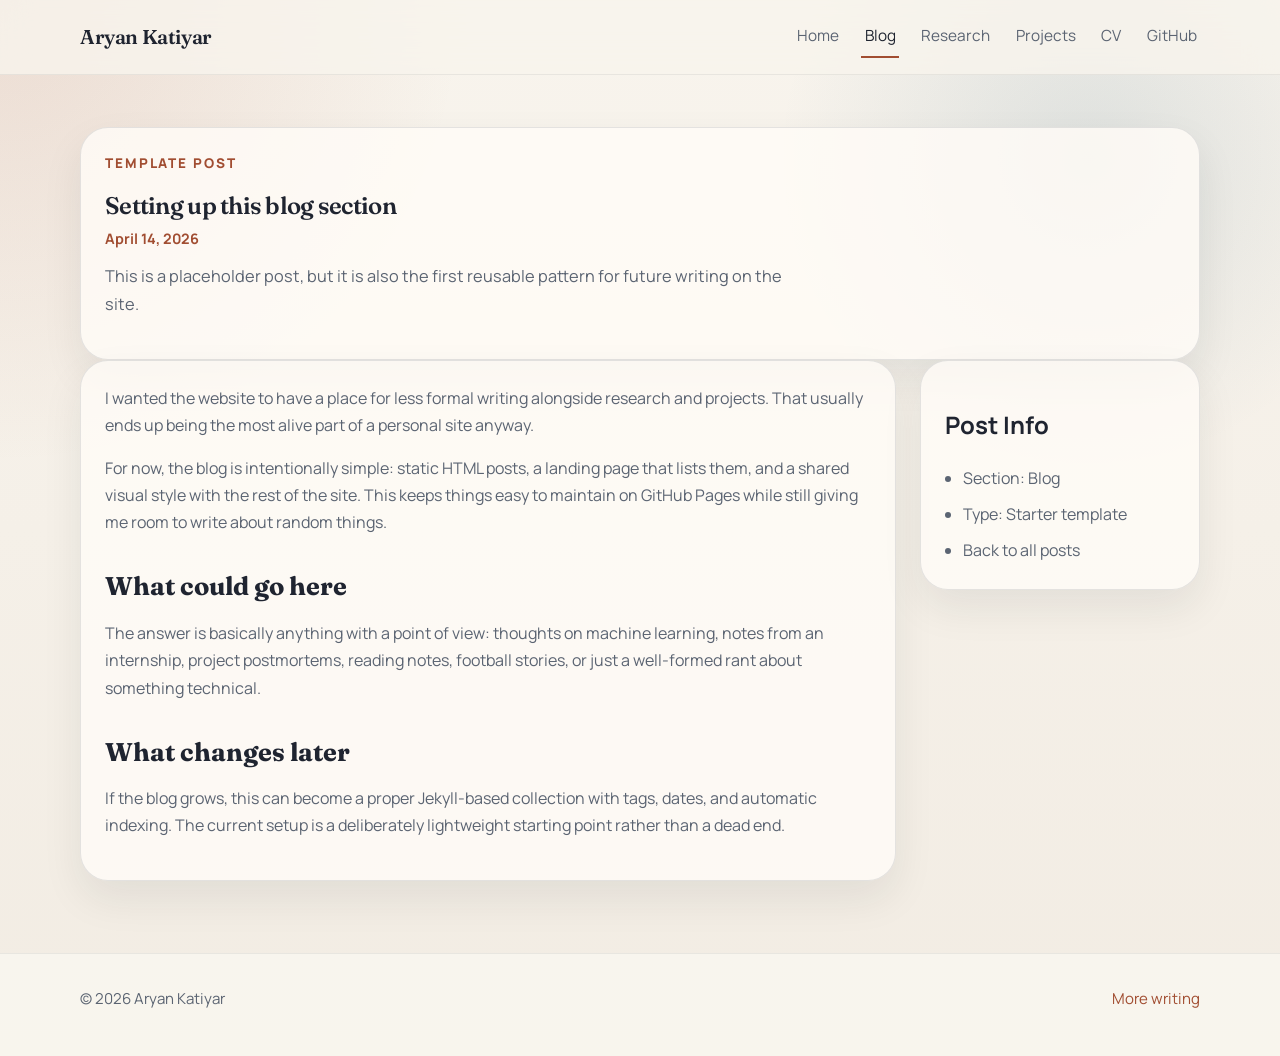
<file: posts/first-post.html>
<!DOCTYPE html>
<html lang="en">
<head>
    <meta charset="UTF-8">
    <meta name="viewport" content="width=device-width, initial-scale=1.0">
    <meta name="description" content="A starter blog post by Aryan Katiyar.">
    <title>Setting up this blog section | Aryan Katiyar</title>
    <link rel="preconnect" href="https://fonts.googleapis.com">
    <link rel="preconnect" href="https://fonts.gstatic.com" crossorigin>
    <link href="https://fonts.googleapis.com/css2?family=Fraunces:opsz,wght@9..144,500;9..144,600;9..144,700&amp;family=Manrope:wght@400;500;600;700;800&amp;display=swap" rel="stylesheet">
    <link rel="stylesheet" href="../styles.css">
</head>
<body>
    <header class="site-header">
        <div class="site-shell nav-inner">
            <a class="brand" href="../index.html">Aryan Katiyar</a>
            <button class="nav-toggle" type="button" aria-expanded="false" aria-label="Toggle navigation">
                <span></span>
                <span></span>
            </button>
            <nav class="nav-links" aria-label="Primary">
                <a href="../index.html">Home</a>
                <a class="active" href="../blog.html">Blog</a>
                <a href="../research.html">Research</a>
                <a href="../projects.html">Projects</a>
                <a href="../cv.html">CV</a>
                <a href="https://github.com/cesiumstaar">GitHub</a>
            </nav>
        </div>
    </header>

    <main class="page-main site-shell">
        <section class="post-header" data-reveal>
            <p class="eyebrow">Template Post</p>
            <h1>Setting up this blog section</h1>
            <p class="post-meta">April 14, 2026</p>
            <p class="section-copy">
                This is a placeholder post, but it is also the first reusable pattern for future writing on the site.
            </p>
        </section>

        <section class="post-layout" data-reveal>
            <article class="post-body">
                <p>
                    I wanted the website to have a place for less formal writing alongside research and projects. That
                    usually ends up being the most alive part of a personal site anyway.
                </p>
                <p>
                    For now, the blog is intentionally simple: static HTML posts, a landing page that lists them, and
                    a shared visual style with the rest of the site. This keeps things easy to maintain on GitHub Pages
                    while still giving me room to write about random things.
                </p>

                <h2>What could go here</h2>
                <p>
                    The answer is basically anything with a point of view: thoughts on machine learning, notes from an
                    internship, project postmortems, reading notes, football stories, or just a well-formed rant about
                    something technical.
                </p>

                <h2>What changes later</h2>
                <p>
                    If the blog grows, this can become a proper Jekyll-based collection with tags, dates, and automatic
                    indexing. The current setup is a deliberately lightweight starting point rather than a dead end.
                </p>
            </article>

            <aside class="post-sidebar">
                <h2>Post Info</h2>
                <ul class="detail-list">
                    <li>Section: Blog</li>
                    <li>Type: Starter template</li>
                    <li><a href="../blog.html">Back to all posts</a></li>
                </ul>
            </aside>
        </section>
    </main>

    <footer class="site-footer">
        <div class="site-shell footer-inner">
            <p>© 2026 Aryan Katiyar</p>
            <p><a href="../blog.html">More writing</a></p>
        </div>
    </footer>

    <script src="../script.js"></script>
</body>
</html>
</file>
<file: styles.css>
:root {
    --bg: #f4efe7;
    --bg-soft: #fbf8f3;
    --surface: rgba(255, 252, 247, 0.82);
    --surface-strong: #fffdfa;
    --border: rgba(47, 56, 73, 0.12);
    --text: #1f2430;
    --muted: #5b6472;
    --accent: #a14d31;
    --accent-soft: #f0ddd2;
    --shadow: 0 18px 40px rgba(30, 34, 40, 0.08);
    --radius-lg: 28px;
    --radius-md: 20px;
    --radius-sm: 14px;
    --max-width: 1120px;
}

* {
    box-sizing: border-box;
}

html {
    scroll-behavior: smooth;
}

body {
    margin: 0;
    min-height: 100vh;
    color: var(--text);
    background:
        radial-gradient(circle at top left, rgba(161, 77, 49, 0.14), transparent 28%),
        radial-gradient(circle at 85% 15%, rgba(38, 90, 120, 0.12), transparent 22%),
        linear-gradient(180deg, #f8f4ed 0%, #f2ece3 100%);
    font-family: "Manrope", sans-serif;
    line-height: 1.7;
}

a {
    color: inherit;
    text-decoration: none;
}

img {
    max-width: 100%;
    display: block;
}

.site-shell {
    width: min(calc(100% - 2rem), var(--max-width));
    margin: 0 auto;
}

.site-header {
    position: sticky;
    top: 0;
    z-index: 20;
    backdrop-filter: blur(16px);
    background: rgba(248, 244, 237, 0.8);
    border-bottom: 1px solid rgba(47, 56, 73, 0.08);
}

.nav-inner {
    display: flex;
    align-items: center;
    justify-content: space-between;
    gap: 1.5rem;
    padding: 1rem 0;
}

.brand {
    font-family: "Fraunces", serif;
    font-size: 1.25rem;
    font-weight: 600;
    letter-spacing: -0.02em;
}

.nav-links {
    display: flex;
    align-items: center;
    gap: 1.2rem;
    font-size: 0.96rem;
    color: var(--muted);
}

.nav-links a {
    padding: 0.45rem 0.2rem;
    border-bottom: 2px solid transparent;
    transition: color 180ms ease, border-color 180ms ease;
}

.nav-links a:hover,
.nav-links a.active {
    color: var(--text);
    border-color: var(--accent);
}

.nav-toggle {
    display: none;
    border: 0;
    background: transparent;
    padding: 0;
    cursor: pointer;
}

.nav-toggle span {
    display: block;
    width: 1.35rem;
    height: 2px;
    margin: 0.24rem 0;
    background: var(--text);
    transition: transform 180ms ease, opacity 180ms ease;
}

.page-main {
    padding: 3.2rem 0 4.5rem;
}

.hero,
.page-banner,
.section-block,
.content-grid,
.callout,
.stats-grid,
.project-grid {
    margin-bottom: 2rem;
}

.hero,
.content-grid {
    display: grid;
    grid-template-columns: minmax(0, 1.55fr) minmax(300px, 0.95fr);
    gap: 1.6rem;
}

.hero {
    align-items: stretch;
}

.eyebrow {
    margin: 0 0 0.7rem;
    color: var(--accent);
    font-size: 0.84rem;
    font-weight: 800;
    letter-spacing: 0.14em;
    text-transform: uppercase;
}

.hero-title,
.page-banner h1,
.section-heading h2,
.callout h2,
.article-card h2,
.project-card h2 {
    margin: 0;
    font-family: "Fraunces", serif;
    font-weight: 600;
    line-height: 1.1;
    letter-spacing: -0.03em;
}

.hero-title {
    font-size: clamp(2.75rem, 6vw, 4.9rem);
    max-width: 11ch;
}

.hero-copy,
.section-copy,
.timeline-item p,
.spotlight-card p,
.article-card p,
.project-card p,
.callout p {
    color: var(--muted);
    font-size: 1.02rem;
}

.hero-copy {
    max-width: 62ch;
    margin-top: 1.15rem;
}

.hero-actions,
.contact-cluster,
.chip-list {
    display: flex;
    flex-wrap: wrap;
    gap: 0.75rem;
}

.hero-actions {
    margin-top: 1.5rem;
}

.button {
    display: inline-flex;
    align-items: center;
    justify-content: center;
    min-height: 2.9rem;
    padding: 0.8rem 1.2rem;
    border-radius: 999px;
    background: var(--text);
    color: #fff;
    font-weight: 700;
    transition: transform 180ms ease, opacity 180ms ease;
}

.button.secondary {
    background: rgba(255, 255, 255, 0.55);
    color: var(--text);
    border: 1px solid var(--border);
}

.button:hover {
    transform: translateY(-1px);
    opacity: 0.94;
}

.info-panel,
.stat-card,
.spotlight-card,
.article-card,
.project-card,
.callout,
.page-banner {
    background: var(--surface);
    border: 1px solid var(--border);
    box-shadow: var(--shadow);
    backdrop-filter: blur(18px);
}

.info-panel,
.article-card,
.project-card,
.page-banner,
.callout {
    border-radius: var(--radius-lg);
    padding: 1.5rem;
}

.stat-card,
.spotlight-card {
    border-radius: var(--radius-md);
    padding: 1.3rem;
}

.info-panel h2,
.article-card h2,
.callout h2 {
    margin-bottom: 1rem;
    font-size: 1.45rem;
}

.monogram {
    width: 4.2rem;
    height: 4.2rem;
    border-radius: 1.3rem;
    display: grid;
    place-items: center;
    background: linear-gradient(135deg, var(--text), #4e596d);
    color: #fff;
    font-family: "Fraunces", serif;
    font-size: 1.6rem;
    margin-bottom: 1.1rem;
}

.detail-list {
    margin: 0;
    padding-left: 1.1rem;
    color: var(--muted);
}

.detail-list li + li {
    margin-top: 0.55rem;
}

.contact-cluster {
    margin-top: 1.3rem;
}

.contact-cluster a,
.footer-inner a {
    color: var(--accent);
}

.stats-grid,
.feature-grid,
.project-grid {
    display: grid;
    gap: 1rem;
}

.stats-grid {
    grid-template-columns: repeat(4, minmax(0, 1fr));
}

.feature-grid {
    grid-template-columns: repeat(3, minmax(0, 1fr));
}

.project-grid {
    grid-template-columns: repeat(2, minmax(0, 1fr));
}

.blog-list {
    display: grid;
    gap: 1rem;
}

.post-card {
    display: block;
    border-radius: var(--radius-lg);
    padding: 1.4rem 1.5rem;
    background: var(--surface);
    border: 1px solid var(--border);
    box-shadow: var(--shadow);
    transition: transform 180ms ease, border-color 180ms ease;
}

.post-card:hover {
    transform: translateY(-3px);
    border-color: rgba(161, 77, 49, 0.28);
}

.post-card h2,
.post-header h1 {
    margin: 0;
    font-family: "Fraunces", serif;
    font-weight: 600;
    letter-spacing: -0.03em;
}

.post-meta {
    margin: 0 0 0.75rem;
    color: var(--accent);
    font-size: 0.9rem;
    font-weight: 700;
}

.post-excerpt {
    margin: 0.75rem 0 0;
    color: var(--muted);
}

.post-layout {
    display: grid;
    grid-template-columns: minmax(0, 1fr) 280px;
    gap: 1.5rem;
}

.post-body,
.post-header,
.post-sidebar {
    background: var(--surface);
    border: 1px solid var(--border);
    box-shadow: var(--shadow);
}

.post-header,
.post-sidebar,
.post-body {
    border-radius: var(--radius-lg);
    padding: 1.5rem;
}

.post-body p {
    margin: 0 0 1rem;
    color: var(--muted);
}

.post-body h2 {
    margin: 1.8rem 0 0.7rem;
    font-family: "Fraunces", serif;
    font-size: 1.6rem;
}

.post-sidebar {
    align-self: start;
}

.inline-code {
    padding: 0.08rem 0.34rem;
    border-radius: 0.45rem;
    background: rgba(31, 36, 48, 0.08);
    font-family: monospace;
    font-size: 0.95em;
}

.stat-value {
    margin: 0;
    font-family: "Fraunces", serif;
    font-size: 2rem;
    font-weight: 600;
}

.stat-label {
    margin: 0.2rem 0 0;
    color: var(--muted);
}

.section-block {
    padding: 0.2rem 0;
}

.section-heading {
    display: flex;
    align-items: end;
    justify-content: space-between;
    gap: 1rem;
    margin-bottom: 0.7rem;
}

.section-heading h2,
.page-banner h1 {
    font-size: clamp(2rem, 4vw, 3rem);
}

.section-copy {
    max-width: 70ch;
    margin-top: 0.4rem;
}

.timeline {
    display: grid;
    gap: 1rem;
}

.timeline-item {
    display: grid;
    grid-template-columns: 132px minmax(0, 1fr);
    gap: 1.25rem;
    padding: 1.25rem 0;
    border-top: 1px solid rgba(47, 56, 73, 0.1);
}

.timeline-item:last-child {
    border-bottom: 1px solid rgba(47, 56, 73, 0.1);
}

.timeline-date {
    margin: 0;
    font-weight: 800;
    color: var(--accent);
}

.timeline-item h3,
.spotlight-card h3,
.article-card h3 {
    margin: 0 0 0.45rem;
    font-size: 1.08rem;
}

.link-card {
    transition: transform 180ms ease, border-color 180ms ease;
}

.link-card:hover,
.project-card:hover,
.spotlight-card:hover {
    transform: translateY(-3px);
    border-color: rgba(161, 77, 49, 0.28);
}

.chip-list span {
    display: inline-flex;
    align-items: center;
    min-height: 2rem;
    padding: 0.25rem 0.7rem;
    border-radius: 999px;
    background: var(--accent-soft);
    color: #7f3d26;
    font-size: 0.86rem;
    font-weight: 700;
}

.stack-list {
    display: grid;
    gap: 1.2rem;
}

.sidebar-card {
    align-self: start;
}

.callout {
    background: linear-gradient(135deg, rgba(255, 250, 244, 0.96), rgba(245, 231, 223, 0.92));
}

.site-footer {
    border-top: 1px solid rgba(47, 56, 73, 0.08);
    background: rgba(250, 246, 239, 0.88);
}

.footer-inner {
    display: flex;
    align-items: center;
    justify-content: space-between;
    gap: 1rem;
    padding: 1.1rem 0 1.8rem;
    color: var(--muted);
    font-size: 0.94rem;
}

[data-reveal] {
    opacity: 0;
    transform: translateY(18px);
    transition: opacity 540ms ease, transform 540ms ease;
}

[data-reveal].revealed {
    opacity: 1;
    transform: translateY(0);
}

@media (max-width: 980px) {
    .hero,
    .content-grid,
    .stats-grid,
    .feature-grid,
    .project-grid,
    .post-layout {
        grid-template-columns: 1fr;
    }

    .hero-title {
        max-width: 13ch;
    }
}

@media (max-width: 760px) {
    .nav-toggle {
        display: inline-flex;
        flex-direction: column;
        align-items: center;
        justify-content: center;
    }

    .nav-links {
        position: absolute;
        top: calc(100% + 0.6rem);
        left: 1rem;
        right: 1rem;
        display: none;
        flex-direction: column;
        align-items: flex-start;
        gap: 0.4rem;
        padding: 0.9rem;
        background: rgba(255, 252, 247, 0.96);
        border: 1px solid var(--border);
        border-radius: var(--radius-md);
        box-shadow: var(--shadow);
    }

    .nav-links.open {
        display: flex;
    }

    .nav-inner {
        position: relative;
    }

    .timeline-item {
        grid-template-columns: 1fr;
        gap: 0.45rem;
    }

    .section-heading,
    .footer-inner {
        align-items: flex-start;
        flex-direction: column;
    }

    .page-main {
        padding-top: 2.3rem;
    }
}

@media (max-width: 520px) {
    .hero-title {
        font-size: 2.45rem;
    }

    .info-panel,
    .article-card,
    .project-card,
    .page-banner,
    .callout,
    .spotlight-card,
    .stat-card {
        padding: 1.15rem;
    }

    .site-shell {
        width: min(calc(100% - 1.2rem), var(--max-width));
    }
}
</file>
